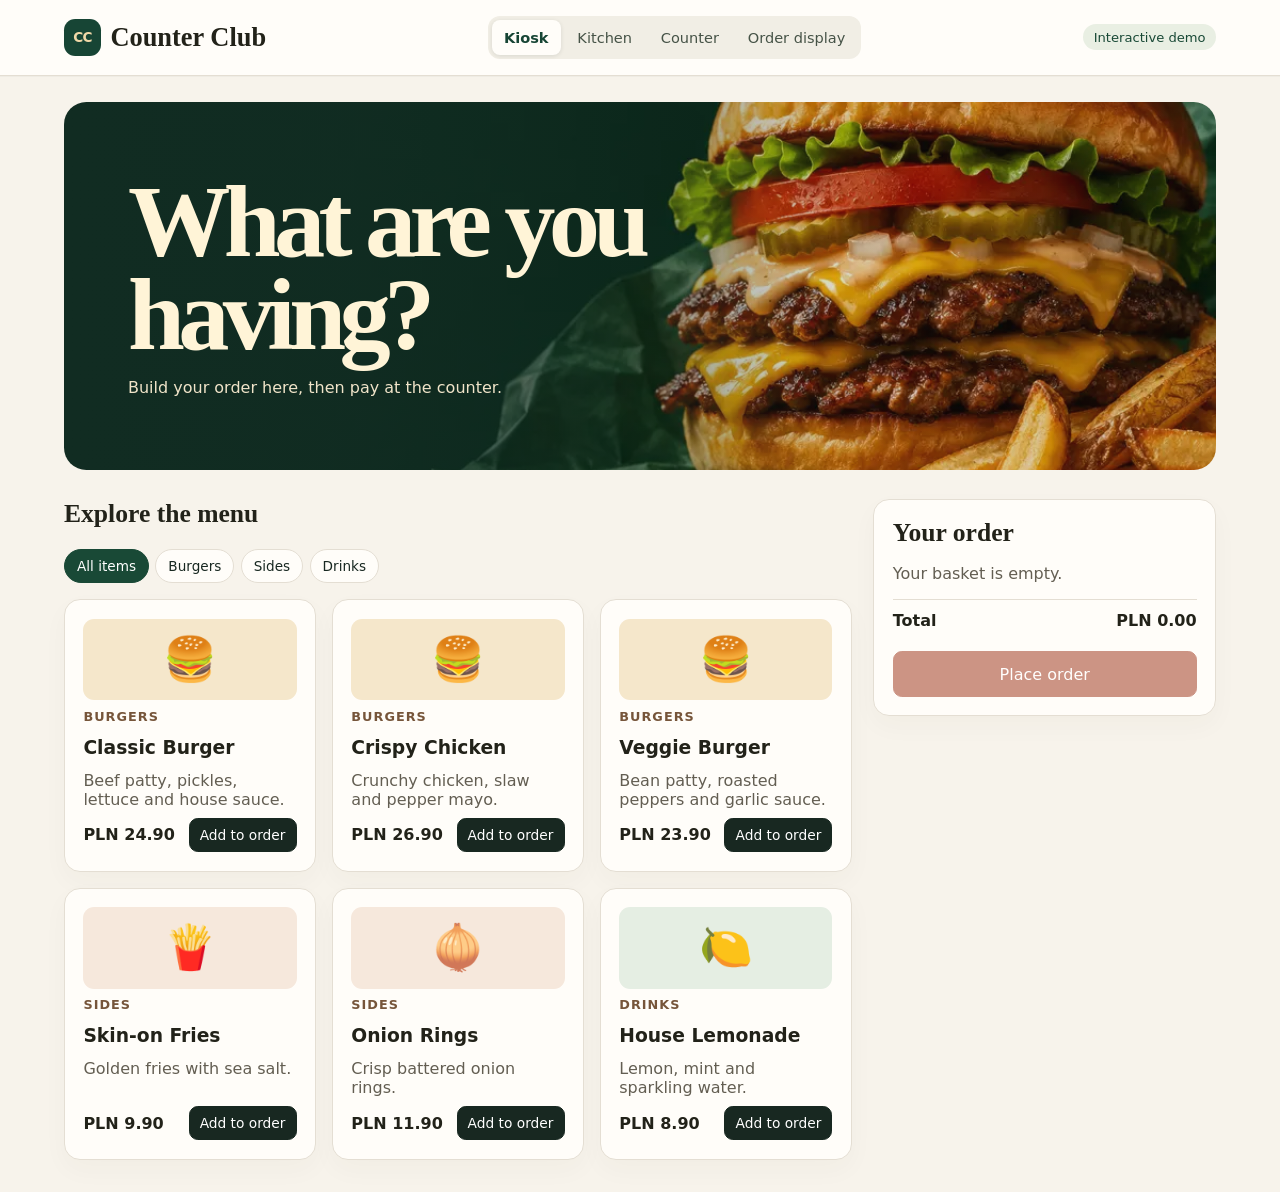
<file: index.html>
<!doctype html>
<html lang="en">
<head>
  <meta charset="utf-8">
  <meta name="viewport" content="width=device-width, initial-scale=1">
  <title>Counter Club</title>
  <meta http-equiv="refresh" content="2;url=./docs/">
  <script>location.replace('./docs/' + location.search + location.hash);</script>
</head>
<body>
  <a href="./docs/">Open the Counter Club kiosk</a>
</body>
</html>
</file>
